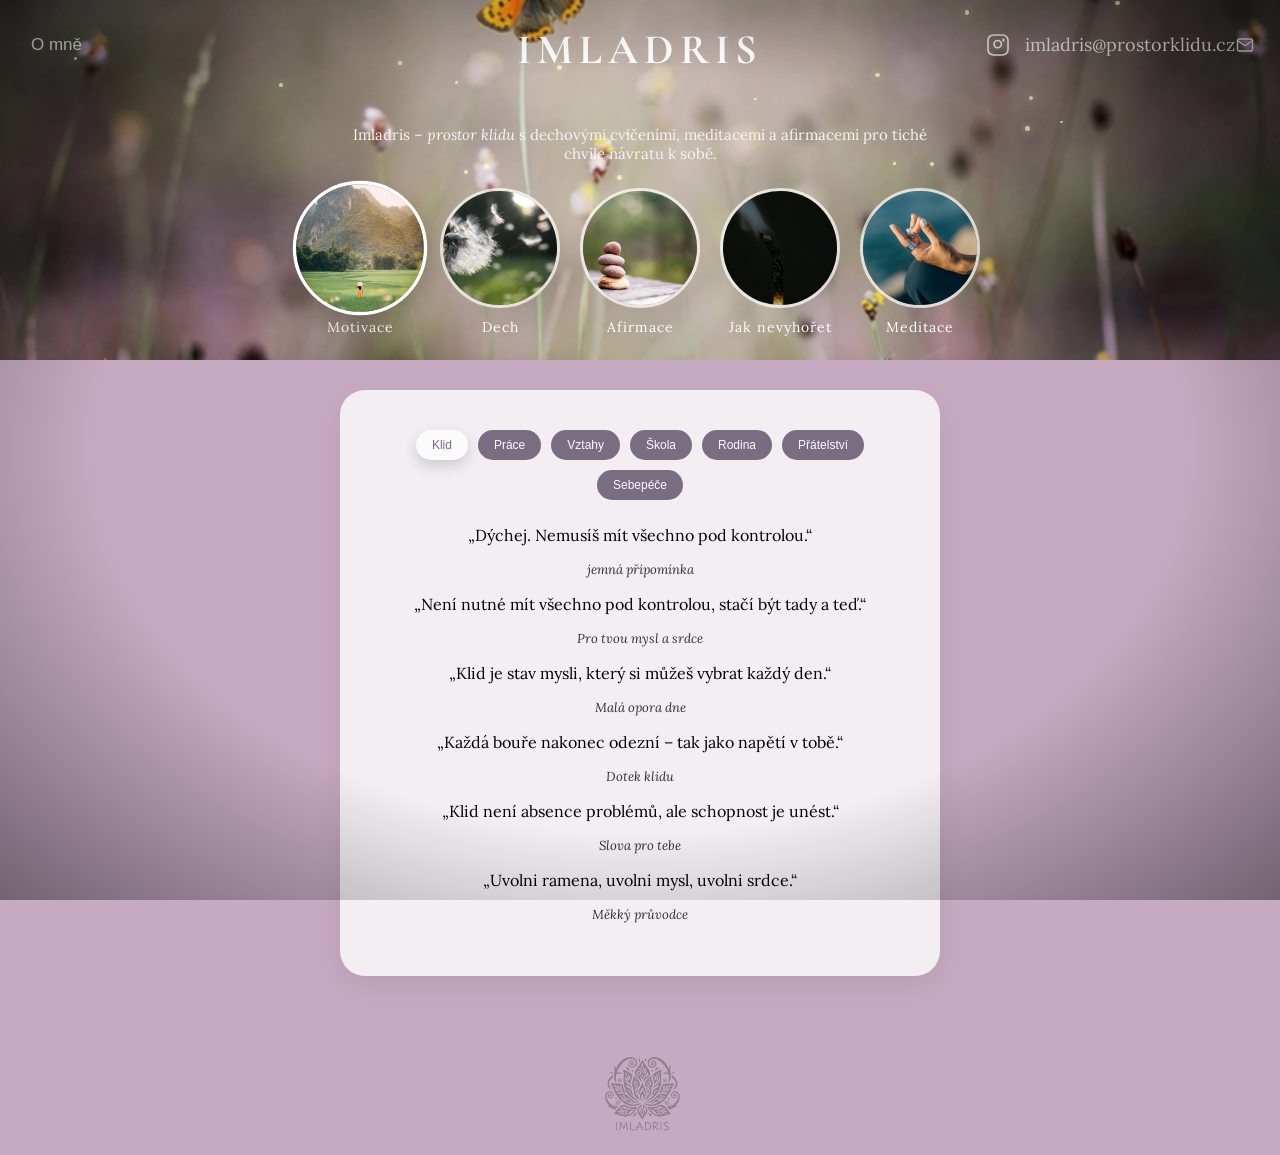
<file: index.html>
<!DOCTYPE html>
<html lang="cs">
<head>
  <meta charset="UTF-8">
  <title>Imladris</title>

  <!-- Font pro nadpisy -->
  <link href="https://fonts.googleapis.com/css2?family=Aboreto&display=swap" rel="stylesheet">

  <!-- Font pro běžný text -->
  <link href="https://fonts.googleapis.com/css2?family=Cormorant+Garamond:wght@400;500&display=swap" rel="stylesheet">

  <link rel="stylesheet" href="style.css">
</head>

<body>

<!-- ===== HORNÍ LIŠTA ===== -->
<div class="top-bar">
  <div class="top-left">
   <button class="top-link" onclick="openSection('about-me', this)">O mně</button>
  </div>

  <div class="top-right">
    <a href="https://www.instagram.com/imladris.prostor_klidu/"
       target="_blank"
       class="icon-link insta-icon"
       title="Instagram">

      <!-- Instagram SVG -->
      <svg viewBox="0 0 24 24" width="22" height="22"
           fill="currentColor" xmlns="http://www.w3.org/2000/svg">
        <path d="M7.75 2h8.5A5.75 5.75 0 0 1 22 7.75v8.5A5.75 5.75 0 0 1 16.25 22h-8.5A5.75 5.75 0 0 1 2 16.25v-8.5A5.75 5.75 0 0 1 7.75 2zm0 1.5A4.25 4.25 0 0 0 3.5 7.75v8.5A4.25 4.25 0 0 0 7.75 20.5h8.5a4.25 4.25 0 0 0 4.25-4.25v-8.5A4.25 4.25 0 0 0 16.25 3.5h-8.5zm8.38 2.43a.75.75 0 0 1 1.06 0l.88.88a.75.75 0 0 1 0 1.06l-.88.88a.75.75 0 0 1-1.06-1.06l.38-.38-.38-.38a.75.75 0 0 1 0-1.06zm-4.38 1.12a4.13 4.13 0 1 1 0 8.26 4.13 4.13 0 0 1 0-8.26zm0 1.5a2.62 2.62 0 1 0 0 5.24 2.62 2.62 0 0 0 0-5.24z"></path>
      </svg>
    </a>

   <a href="https://mail.google.com/mail/?view=cm&to=imladris@prostorklidu.cz"
   target="_blank"
   class="icon-link mail-icon"
   title="Napsat email">
<p>imladris@prostorklidu.cz</p>
  <!-- EMAIL SVG -->
  <svg viewBox="0 0 24 24" width="22" height="22"
       fill="none" stroke="currentColor" stroke-width="1.8"
       stroke-linecap="round" stroke-linejoin="round"
       xmlns="http://www.w3.org/2000/svg">
    <rect x="2" y="4" width="20" height="16" rx="2"></rect>
    <polyline points="2,6 12,13 22,6"></polyline>
  </svg>

</a>
  </div>
</div>


<section id="about-me" class="page-section">
  <div class="milk-card about-card">

    <!-- obrázek -->
    <img src="images/Omne.jpg" alt="O mně – Imladris" class="about-image">

    <!-- tlačítko -->
    <button class="story-btn" onclick="toggleStory()">
      Chcete znát celý příběh?
    </button>

    <!-- skrytý text -->
    <div id="full-story" class="story-content">

      <p>Ahoj,</p>

      <p>
        jsem máma čtyř dětí, což už samo o sobě naznačuje,
        že vnitřní klid opravdu potřebuji 😂
      </p>

      <p>
        Někde jsem četla, že je fajn vědět něco o „autorovi“.
        Ale já nejsem spisovatel 😂
      </p>

      <p><strong>Tak jak vlastně tenhle web vznikl?</strong></p>

      <p>
        Úplně náhodou. V IT se pohybuji už nějaký ten rok
        (pracuji jako helpdesk operátor) a jednoho dne přišel kamarád
        s nabídkou: „Kurz testera softwaru.“  
        A to bych nebyla já (ADHD), abych potom hned ne-chňapla 😂
      </p>

      <p>
        Jenže… co čert nechtěl, vůbec mě to neoslovilo.
        Několikrát jsem to chtěla vzdát, zažila jsem pár menších vyhoření,
        ale nakonec jsem se tím kurzem nějak prokousala a řekla si:
        <em>„Tak tohle už nikdy.“</em>
      </p>

      <p>
        No jo… ale „a teď se budeme opakovat“ – to bych nebyla já,
        abych zase nekoukala po další výzvě 😂
      </p>

      <p>
        Už od mala mě bavil design. Jenomže škola designu se jaksi nepovedla
        (když jsem šla studovat aranžérku, nikdo mi neřekl,
        že to znamená aranžování výloh 😆).
      </p>

      <p>
        A najednou to přišlo. Jako blesk z čistého nebe:<br>
        <strong>DESIGN WEBU!</strong>
      </p>

      <p>
        „Jo! To je ono. Přesně tohle chci dělat.“
      </p>

      <p>
        A tak přišel na svět tenhle web.  
        A proč právě <strong>Imladris</strong>?
      </p>

      <p>
        Imladris je elfské jméno pro Roklinku – místo bezpečí, klidu a moudrosti.
        Přesně takový prostor jsem chtěla vytvořit i tady.
      </p>

      <p>
        Tenhle web vznikl i proto, aby lidé věděli:
        <strong>„Nejste na to sami.“</strong>
      </p>

      <p class="story-note">
        Nejsem psycholog ani terapeut. Pokud je vám opravdu těžko,
        prosím, vyhledejte odbornou pomoc.
        Tenhle web berte jako podpůrné místo, ne jako náhradu péče.
      </p>

    </div>
  </div>
</section>



<!-- ===== HERO ===== -->
<header class="hero">
  <div class="fireflies"></div>
  <div class="hero-overlay">
    <h1>IMLADRIS</h1>
    <div class="title-line"></div>
    <p class="hero-subtitle">
  Imladris – <em>prostor klidu</em> s dechovými cvičeními, meditacemi a afirmacemi
  pro tiché chvíle návratu k sobě.
</p>


    <div class="image-menu">
      <div class="image-btn active" onclick="openSection('motivace', this)">
        <img src="images/motivace.jpg">
        <span>Motivace</span>
      </div>

      <div class="image-btn" onclick="openSection('dech', this)">
        <img src="images/dechove_cviceni.jpg">
        <span>Dech</span>
      </div>

      <div class="image-btn" onclick="openSection('afirmace', this)">
        <img src="images/peace.jpg">
        <span>Afirmace</span>
      </div>

      <div class="image-btn" onclick="openSection('nevyhoreni', this)">
        <img src="images/vyhoreni.jpg">
        <span>Jak nevyhořet</span>
      </div>

      <div class="image-btn" onclick="openSection('meditace', this)">
        <img src="images/meditace.jpg">
        <span>Meditace</span>
      </div>
    </div>
  </div>
</header>

<!-- ===== OBSAH ===== -->
<main class="content">

<!-- ========== MOTIVACE ========== -->
<section id="motivace" class="page-section active">
  <div class="milk-card">

    <!-- KATEGORIE -->
    <div class="motivation-menu">
      <button class="mot-btn active" onclick="openMotivation('klid', this)">Klid</button>
      <button class="mot-btn" onclick="openMotivation('prace', this)">Práce</button>
      <button class="mot-btn" onclick="openMotivation('vztahy', this)">Vztahy</button>
      <button class="mot-btn" onclick="openMotivation('skola', this)">Škola</button>
      <button class="mot-btn" onclick="openMotivation('rodina', this)">Rodina</button>
      <button class="mot-btn" onclick="openMotivation('pratelstvi', this)">Přátelství</button>
      <button class="mot-btn" onclick="openMotivation('sebepce', this)">Sebepéče</button>
    </div>

    <!-- ====== OBSAHY ====== -->

    <!-- KLID -->
    <div id="klid" class="mot-content active">
      <p class="quote">„Dýchej. Nemusíš mít všechno pod kontrolou.“</p>
      <p class="author">jemná připomínka</p>

      <p class="quote">„Není nutné mít všechno pod kontrolou, stačí být tady a teď.“</p>
      <p class="author">Pro tvou mysl a srdce</p>

      <p class="quote">„Klid je stav mysli, který si můžeš vybrat každý den.“</p>
      <p class="author">Malá opora dne</p>

      <p class="quote">„Každá bouře nakonec odezní – tak jako napětí v tobě.“</p>
      <p class="author">Dotek klidu</p>

      <p class="quote">„Klid není absence problémů, ale schopnost je unést.“</p>
      <p class="author">Slova pro tebe</p>

      <p class="quote">„Uvolni ramena, uvolni mysl, uvolni srdce.“</p>
      <p class="author">Měkký průvodce</p>
    </div>

    <!-- PRÁCE -->
    <div id="prace" class="mot-content">
      <p class="quote">„Dělej jednu věc v klidu. To stačí.“</p>
      <p class="author">pro pracovní den</p>

      <p class="quote">„Malé kroky každý den vedou k velkým výsledkům.“</p>
      <p class="author">Jemná připomínka</p>

      <p class="quote">„Soustřeď se na to, co můžeš ovlivnit, a zbytek nech být.“</p>
      <p class="author">Praktická rada</p>

      <p class="quote">„Kvalita je důležitější než kvantita.“</p>
      <p class="author">Malá opora dne</p>

      <p class="quote">„Práce, která dává smysl, se zvládá snáz.“</p>
      <p class="author">Dotek klidu</p>

      <p class="quote">„Chyby nejsou selhání, ale lekce.“</p>
      <p class="author">Užitečná moudrost</p>

      <p class="quote">„Produktivita začíná klidem a pořádkem v mysli.“</p>
      <p class="author">Slova pro tebe</p>

      <p class="quote">„Není ostuda požádat o pomoc. Ostuda je zůstávat v tichém vyčerpání.“</p>
      <p class="author">Měkký průvodce</p>

      <p class="quote">„Motivace je jako oheň – potřebuje pravidelnou péči.“</p>
      <p class="author">Inspirace dne</p>

      <p class="quote">„Každý úkol je příležitost se něco naučit.“</p>
      <p class="author">Malá připomínka</p>

      <p class="quote">„Práce je součást cesty, ne celý cíl.“</p>
      <p class="author">Jemná myšlenka</p>
    </div>

    <!-- VZTAHY -->
    <div id="vztahy" class="mot-content">
      <p class="quote">„Laskavost je forma síly.“</p>
      <p class="author">pro srdce</p>

      <p class="quote">„Vztahy nejsou o dokonalosti, ale o porozumění a trpělivosti.“</p>
      <p class="author">Jemná připomínka</p>

      <p class="quote">„Každý vztah je lekce, která nás učí o nás samotných.“</p>
      <p class="author">Moudrá rada</p>

      <p class="quote">„Komunikace je most, který spojuje srdce.“</p>
      <p class="author">Dotek klidu</p>

      <p class="quote">„Respekt a laskavost jsou pevnější než očekávání.“</p>
      <p class="author">Slova pro tebe</p>

      <p class="quote">„Vztahy prospívají tam, kde je více porozumění než kritiky.“</p>
      <p class="author">Malá opora</p>

      <p class="quote">„Lidé se mění a vztahy rostou, když jim dáme prostor.“</p>
      <p class="author">Jemná myšlenka</p>

      <p class="quote">„Sdílení radosti i smutku posiluje pouto.“</p>
      <p class="author">Užitečná moudrost</p>

      <p class="quote">„Vztahy jsou zrcadlem – ukazují, co v sobě potřebujeme pochopit.“</p>
      <p class="author">Inspirace dne</p>

      <p class="quote">„Naslouchat znamená milovat beze slov.“</p>
      <p class="author">Jemná připomínka</p>

      <p class="quote">„Každý vztah stojí na malých gestech, která se skládají v blízkost.“</p>
      <p class="author">Dotek klidu</p>
    </div>

    <!-- ŠKOLA -->
    <div id="skola" class="mot-content">
      <p class="quote">„Nejlepší způsob, jak předpovědět budoucnost, je ji vytvořit.“</p>
      <p class="author">Abraham Lincoln</p>

      <p class="quote">„Učení je dobrodružství, ne závod.“</p>
      <p class="author">Jemná připomínka</p>

      <p class="quote">„Každý den můžeš začít znovu – s čistou tabulí.“</p>
      <p class="author">Nový začátek</p>

      <p class="quote">„Chyby jsou známkou toho, že to zkoušíš.“</p>
      <p class="author">Poučení dne</p>

      <p class="quote">„Trpělivost je klíčem k pochopení.“</p>
      <p class="author">Malá opora</p>

      <p class="quote">„Učení je investice do sebe sama.“</p>
      <p class="author">Moudrá rada</p>

      <p class="quote">„Každá otázka tě posune dál.“</p>
      <p class="author">Dotek klidu</p>

      <p class="quote">„Paměť roste opakováním, porozumění přemýšlením.“</p>
      <p class="author">Slova pro tebe</p>

      <p class="quote">„Odměň se za snahu, ne jen za výsledek.“</p>
      <p class="author">Malá radost</p>

      <p class="quote">„Sdílení znalostí posiluje pochopení.“</p>
      <p class="author">Užitečná moudrost</p>

      <p class="quote">„Každý den se můžeš naučit něco, co ti změní pohled.“</p>
      <p class="author">Inspirace dne</p>
    </div>

    <!-- RODINA -->
    <div id="rodina" class="mot-content">
      <p class="quote">„Rodina je místo, kde začíná láska a nikdy nekončí.“</p>
      <p class="author">Jemná připomínka</p>

      <p class="quote">„Domov nejsou zdi, ale lidé, kteří tě přijímají.“</p>
      <p class="author">Malá opora</p>

      <p class="quote">„Rodina učí trpělivosti, odpuštění a bezpodmínečné lásce.“</p>
      <p class="author">Užitečná moudrost</p>

      <p class="quote">„Každý člen rodiny přináší do života jedinečné světlo.“</p>
      <p class="author">Dotek klidu</p>

      <p class="quote">„Společné chvíle jsou poklady, které čas nemůže vzít.“</p>
      <p class="author">Slova pro tebe</p>

      <p class="quote">„Rodina je zázemí, kam se srdce vrací, i když se svět mění.“</p>
      <p class="author">Jemná myšlenka</p>

      <p class="quote">„Láska v rodině se nepočítá, jen se cítí.“</p>
      <p class="author">Inspirace dne</p>

      <p class="quote">„Naslouchání v rodině je dar, který se vrací.“</p>
      <p class="author">Malá opora</p>

      <p class="quote">„Rodina drží, když se cítíš ztracená.“</p>
      <p class="author">Jemná připomínka</p>

      <p class="quote">„I malá laskavost v rodině má velkou hodnotu.“</p>
      <p class="author">Dotek klidu</p>
    </div>

    <!-- PŘÁTELSTVÍ -->
    <div id="pratelstvi" class="mot-content">
      <p class="quote">„Přátelé jsou rodina, kterou si vybíráme.“</p>
      <p class="author">Jemná připomínka</p>

      <p class="quote">„Pravé přátelství roste z důvěry a respektu.“</p>
      <p class="author">Malá opora</p>

      <p class="quote">„S přáteli je smích radostnější a starosti lehčí.“</p>
      <p class="author">Dotek klidu</p>

      <p class="quote">„Přátelství není o množství času, ale o jeho kvalitě.“</p>
      <p class="author">Slova pro tebe</p>

      <p class="quote">„Dobrý přítel rozumí i tvému tichu.“</p>
      <p class="author">Jemná myšlenka</p>

      <p class="quote">„Přátelé ti pomáhají najít cestu, když ji sama nevidíš.“</p>
      <p class="author">Inspirace dne</p>

      <p class="quote">„Sdílení radosti nás učí vděčnosti.“</p>
      <p class="author">Malá opora</p>

      <p class="quote">„Přátelství je vzácné – pečuj o něj.“</p>
      <p class="author">Jemná připomínka</p>

      <p class="quote">„Skutečný přítel ti dovolí být sama sebou.“</p>
      <p class="author">Dotek klidu</p>

      <p class="quote">„Přátelství se pozná podle laskavosti, ne podle slov.“</p>
      <p class="author">Slova pro tebe</p>
    </div>

    <!-- SEBEPÉČE -->
    <div id="sebepce" class="mot-content">
      <p class="quote">„Péče o sebe není sobeckost, je to nutnost.“</p>
      <p class="author">Jemná připomínka</p>

      <p class="quote">„Odpočinek je součástí rovnováhy.“</p>
      <p class="author">Malá opora</p>

      <p class="quote">„Dovol si být tady a teď.“</p>
      <p class="author">Dotek klidu</p>

      <p class="quote">„Každý den si dopřej malou chvíli pro sebe.“</p>
      <p class="author">Slova pro tebe</p>

      <p class="quote">„Sebepéče začíná uznáním vlastních potřeb.“</p>
      <p class="author">Jemná myšlenka</p>

      <p class="quote">„Mé tělo i mysl si zaslouží laskavost.“</p>
      <p class="author">Inspirace dne</p>

      <p class="quote">„Když se starám o sebe, mohu lépe pečovat o ostatní.“</p>
      <p class="author">Malá opora</p>

      <p class="quote">„Malé radosti vedou k vnitřní rovnováze.“</p>
      <p class="author">Jemná připomínka</p>

      <p class="quote">„Říkat „ne“ je součást respektu k sobě.“</p>
      <p class="author">Dotek klidu</p>

      <p class="quote">„Sebepéče je investice do energie a klidu.“</p>
      <p class="author">Slova pro tebe</p>
    </div>

  </div>
</section>


    <!-- SEBEPÉČE -->
    <div id="sebepce" class="mot-content">
      <p class="quote">„Péče o sebe není sobeckost, je to nutnost.“</p>
      <p class="author">Jemná připomínka</p>

      <p class="quote">„Odpočinek je součástí rovnováhy.“</p>
      <p class="author">Malá opora</p>

      <p class="quote">„Dovol si být tady a teď.“</p>
      <p class="author">Dotek klidu</p>

      <p class="quote">„Každý den si dopřej malou chvíli pro sebe.“</p>
      <p class="author">Slova pro tebe</p>

      <p class="quote">„Sebepéče začíná uznáním vlastních potřeb.“</p>
      <p class="author">Jemná myšlenka</p>

      <p class="quote">„Mé tělo i mysl si zaslouží laskavost.“</p>
      <p class="author">Inspirace dne</p>

      <p class="quote">„Když se starám o sebe, mohu lépe pečovat o ostatní.“</p>
      <p class="author">Malá opora</p>

      <p class="quote">„Malé radosti vedou k vnitřní rovnováze.“</p>
      <p class="author">Jemná připomínka</p>

      <p class="quote">„Říkat „ne“ je součást respektu k sobě.“</p>
      <p class="author">Dotek klidu</p>

      <p class="quote">„Sebepéče je investice do energie a klidu.“</p>
      <p class="author">Slova pro tebe</p>

  </div>
</section>

  </div>
</section>

<!-- ========== DECHOVÉ CVIČENÍ ========== -->
<section id="dech" class="page-section">
  <div class="milk-card breath-section">

    <!-- KVĚT -->
    <div class="flower-wrap">
      <div class="flower">
        <span></span><span></span><span></span><span></span>
        <span></span><span></span><span></span><span></span>
      </div>
    </div>
<p class="quote">
  Sleduj pohyb květu jen jako jemnou připomínku zpomalit.<br>
  Nemusíš dýchat přesně podle něj – dýchej tak, jak je ti příjemné.
</p>

<p class="quote">„Dech je most mezi tělem a myslí.“</p>

<div class="breath-text">
  <p><strong>Nádech:</strong> klidně a přirozeně</p>
  <p><strong>Výdech:</strong> o něco delší než nádech</p>
  <p><strong>Pauza:</strong> jen když se sama objeví</p>
</div>

<p class="author">
  Pokud se kdykoli cítíš nepříjemně,<br>
  klidně se vrať ke svému přirozenému dechu.
</p>


</div>
</section>

<!-- ========== AFIRMACE ========== -->
<section id="afirmace" class="page-section">
  <div class="milk-card">

    <h2 class="section-title">Vyber si afirmace podle toho, co dnes potřebuješ</h2>

    <p class="intro-text">
      Afirmace jsou pozitivní věty, které mění vnitřní dialog, podporují klid,
      sebevědomí a motivaci. Pomáhají přijímat sebe i život s větší laskavostí.
    </p>

    <p class="intro-text"><em>Naslouchej sobě a klikni:</em></p>

    <!-- TLAČÍTKA -->
    <div class="affirmation-menu">
      <button class="aff-btn active" onclick="openAffirmation('af-klid', this)">Klid</button>
      <button class="aff-btn" onclick="openAffirmation('af-sebeduvera', this)">Sebedůvěra</button>
      <button class="aff-btn" onclick="openAffirmation('af-tezkedny', this)">Těžké dny</button>
      <button class="aff-btn" onclick="openAffirmation('af-rano', this)">Ráno</button>
      <button class="aff-btn" onclick="openAffirmation('af-vecer', this)">Večer</button>
    </div>

    <!-- ===== OBSAHY ===== -->

    <!-- KLID -->
    <div id="af-klid" class="aff-content active">
      <p class="aff">✧ Dýchám pomalu a moje tělo se uvolňuje.</p>
      <p class="aff">✧ Nemusím mít všechno pod kontrolou.</p>
      <p class="aff">✧ V tomto okamžiku jsem v bezpečí.</p>
      <p class="aff">✧ Dovoluji si zpomalit.</p>
      <p class="aff">✧ Klid začíná jedním vědomým nádechem.</p>
      <p class="aff">✧ Teď nemusím nic řešit.</p>
      <p class="aff">✧ Je v pořádku být unavená.</p>
    </div>

    <!-- SEBEDŮVĚRA -->
    <div id="af-sebeduvera" class="aff-content">
      <p class="aff">✧ Jsem dost dobrá taková, jaká jsem dnes.</p>
      <p class="aff">✧ Nemusím být dokonalá, abych měla hodnotu.</p>
      <p class="aff">✧ Věřím si, i když si nejsem jistá.</p>
      <p class="aff">✧ Moje cesta je jedinečná.</p>
      <p class="aff">✧ Dovoluji si růst vlastním tempem.</p>
      <p class="aff">✧ Moje rozhodnutí mají váhu.</p>
    </div>

    <!-- TĚŽKÉ DNY -->
    <div id="af-tezkedny" class="aff-content">
      <p class="aff">✧ Dnes stačí málo.</p>
      <p class="aff">✧ I to, že jsem vstala, se počítá.</p>
      <p class="aff">✧ Nemusím být silná pořád.</p>
      <p class="aff">✧ Tento den mě nedefinuje.</p>
      <p class="aff">✧ Je v pořádku cítit se tak, jak se cítím.</p>
      <p class="aff">✧ Dělám, co můžu – a to stačí.</p>
      <p class="aff">✧ I tohle přejde.</p>
    </div>

    <!-- RÁNO -->
    <div id="af-rano" class="aff-content">
      <p class="aff">✧ Dnes půjdu krok za krokem.</p>
      <p class="aff">✧ Dovoluji si začít pomalu.</p>
      <p class="aff">✧ Dnes budu k sobě laskavá.</p>
      <p class="aff">✧ Můj den nemusí být dokonalý, aby byl dobrý.</p>
      <p class="aff">✧ Otevřu se tomu, co den přinese.</p>
    </div>

    <!-- VEČER -->
    <div id="af-vecer" class="aff-content">
      <p class="aff">✧ Dělala jsem dnes, co bylo v mých silách.</p>
      <p class="aff">✧ Dovoluji si odložit dnešní starosti.</p>
      <p class="aff">✧ Teď je čas odpočinku.</p>
      <p class="aff">✧ Můj den může skončit klidem.</p>
      <p class="aff">✧ Teď je čas odpočinku.</p>
    </div>

  </div>
</section>

<!-- ========== NEVYHOŘET ========== -->
<section id="nevyhoreni" class="page-section">
  <div class="milk-card">

    <h2 class="section-title">Jak nevyhořet</h2>
    <p class="intro-text">
      Prostor pro zpomalení, návrat k sobě a ochranu vlastní energie.
    </p>

    <!-- TLAČÍTKA -->
    <div class="burnout-menu">
      <button class="burn-btn active" onclick="openBurnout('burn-plan', this)">
        Jemný plán proti vyhoření
      </button>
      <button class="burn-btn" onclick="openBurnout('burn-feel', this)">
        Když cítíš vyhoření
      </button>
      <button class="burn-btn" onclick="openBurnout('burn-words', this)">
        Slova proti vyhoření
      </button>
      <button class="burn-btn" onclick="openBurnout('burn-after', this)">
        Když už jsi vyhořela
      </button>
    </div>

    <!-- ===== OBSAHY ===== -->

    <!-- JEMNÝ PLÁN -->
    <div id="burn-plan" class="burn-content active">

      <p><strong>Uznání vlastní lidskosti</strong><br>
      Není ostuda být unavená. Život je náročný a každý z nás má své limity.
      Přijmi, že nejsi superhrdinka, i když často musíš nést hodně.</p>

      <p><strong>Denní kotvy klidu</strong><br>
      Najdi si každý den alespoň jednu chvíli, kdy se zastavíš, zhluboka dýcháš
      a dovolíš si být jen tady. I pět minut je cenné.</p>

      <p><strong>Malé kroky místo obrovských očekávání</strong><br>
      Nepokoušej se zvládnout všechno najednou. I malý úspěch je výhra.</p>

      <p><strong>Vnitřní dialog s laskavostí</strong><br>
      Sleduj, jak se ke svému vnitřnímu já chováš. Nahraď kritiku soucitem,
      mluv k sobě jako k nejlepšímu příteli.</p>

      <p><strong>Pravidelné doplňování energie</strong><br>
      Není to jen odpočinek – je to vyživování těla, mysli i duše:
      krátká procházka, teplý čaj, meditace, hudba, kniha.</p>

      <p><strong>Říkat „ne“ bez výčitek</strong><br>
      Každé „ano“ něčemu vyčerpávajícímu je ztráta energie.
      Uč se chránit své hranice.</p>

      <p><strong>Soustředění na to, co můžeš ovlivnit</strong><br>
      Klid i síla rostou tam, kde se zaměřuješ na svůj malý,
      ale skutečný vliv.</p>

      <p><strong>Podpora a sdílení</strong><br>
      Není slabost požádat o pomoc. Sdílení tíhy uleví.</p>

      <p><strong>Rituály a symboly</strong><br>
      Malé rituály přinášejí bezpečí a stabilitu:
      ranní dech, svíčka, deník, krátká meditace.</p>

      <p><strong>Oslava malých vítězství</strong><br>
      I přežití náročného dne je úspěch.</p>
    </div>

    <!-- KDYŽ CÍTÍŠ -->
    <div id="burn-feel" class="burn-content">
      <ul class="soft-list">
        <li>Zastav se. Nemusíš hned znovu „fungovat“.</li>
        <li>Dýchej a dovol si emoce.</li>
        <li>Udělej jednu malou věc jen pro sebe.</li>
        <li>Vyhoření není selhání, ale signál.</li>
        <li>Malé kroky se počítají.</li>
      </ul>
    </div>

    <!-- SLOVA -->
    <div id="burn-words" class="burn-content">
      <ul class="soft-list">
        <li>Uznání vlastní lidskosti</li>
        <li>Denní kotvy klidu</li>
        <li>Malé kroky místo obrovských očekávání</li>
        <li>Vnitřní dialog s laskavostí</li>
        <li>Pravidelné doplňování energie</li>
        <li>Říkat „ne“ bez výčitek</li>
        <li>Podpora a sdílení</li>
        <li>Oslava malých vítězství</li>
      </ul>
    </div>

    <!-- KDYŽ UŽ -->
    <div id="burn-after" class="burn-content">
      <ul class="soft-list">
        <li>Přijetí stavu</li>
        <li>Zpomalení bez viny</li>
        <li>Dech jako kotva</li>
        <li>Ochrana hranic</li>
        <li>Podpora od druhých</li>
        <li>Jemné návraty k sobě</li>
        <li>Sebelaskavost</li>
        <li>Důvěra v návrat energie</li>
      </ul>
    </div>

  </div>
</section>


<!-- ================== -->
<!--   SEKCE MEDITACE   -->
<!-- ================== -->
<section id="meditace" class="page-section">

  <div class="milk-card meditation-wrap">

    <h2 class="section-title">Meditace</h2>
    <p class="meditation-intro">
      Tady najdeš jemné vedené meditace pro chvíle, kdy potřebuješ zpomalit,
      nadechnout se a vrátit se k sobě.<br>
      Nejde o výkon. Nejde o dokonalost. Jen o klidný okamžik.
    </p>

    <!-- BUTTONY MEDITACÍ -->
    <div class="meditation-menu">
      <button class="med-btn active" onclick="openMeditation('med-safe', this)">Bezpečné místo</button>
      <button class="med-btn" onclick="openMeditation('med-breath', this)">Návrat k dechu</button>
      <button class="med-btn" onclick="openMeditation('med-body', this)">Uvolnění těla</button>
      <button class="med-btn" onclick="openMeditation('med-kind', this)">Laskavost k sobě</button>
      <button class="med-btn" onclick="openMeditation('med-evening', this)">Večerní zklidnění</button>
      <button class="med-btn" onclick="openMeditation('med-heavy', this)">Když je mi těžko</button>
    </div>

    <!-- ===== OBSAHY MEDITACÍ ===== -->

    <!-- Bezpečné místo -->
    <div id="med-safe" class="med-content active">
      <h3>Bezpečné místo</h3>
      <p>
        Pohodlně se posaď nebo si lehni. Zavři oči, pokud je to příjemné.<br><br>
        Představ si místo, kde je ti dobře. Možná je to louka, les, pokoj nebo jen ticho.
        Vnímej barvy, světlo, teplotu vzduchu.<br><br>
        Tady nemusíš nic řešit. Tady jsi v bezpečí.
        Zůstaň tu několik dechů a dovol si spočinout.
      </p>
    
      <p class="med-end">Vrať se kdykoliv, kdy budeš potřebovat klid.</p>
    </div>

    <!-- Návrat k dechu -->
    <div id="med-breath" class="med-content">
      <h3>Návrat k dechu</h3>
      <p>
        Polož si jednu ruku na břicho a druhou na hruď.<br><br>
        Nadechuj se nosem na <strong>4 doby</strong>…  
        na chvíli dech zadrž…  
        a pomalu vydechuj ústy opět na <strong>4 doby</strong>.<br><br>
        Opakuj v klidném rytmu.  
        Sleduj, jak se břicho při nádechu zvedá a při výdechu klesá.
      </p>
      <p class="med-end">Dech je vždycky s tebou. Stačí se k němu vrátit.</p>
    </div>

    <!-- Uvolnění těla -->
    <div id="med-body" class="med-content">
      <h3>Uvolnění těla</h3>
      <p>
        Zavři oči a postupně projdi pozorností celé tělo.<br><br>
        Čelo… ramena… ruce… břicho… nohy…<br>
        Každému místu dovol, aby povolilo.<br><br>
        Nemusíš nic měnit. Jen si všimni a dovol uvolnění přijít.
      </p>
      <p class="med-end">Tělo ví, jak se uvolnit. Stačí mu dát prostor.</p>
    </div>

    <!-- Laskavost k sobě -->
    <div id="med-kind" class="med-content">
      <h3>Laskavost k sobě</h3>
      <p>
        Polož si ruku na srdce a tiše si řekni:<br><br>
        „Jsem v pořádku taková, jaká jsem.“<br>
        „Dělám, co je v mých silách.“<br><br>
        Dovol si cítit jemnost těchto slov.
      </p>
      <p class="med-end">Laskavost začíná u tebe.</p>
    </div>

    <!-- Večerní zklidnění -->
    <div id="med-evening" class="med-content">
      <h3>Večerní zklidnění</h3>
      <p>
        Den se chýlí ke konci.  
        Představ si, že s každým výdechem odkládáš starosti dne.<br><br>
        Dnes už nemusíš nic řešit.  
        Teď je čas odpočinku.
      </p>
      <p class="med-end">Dovoluji si klid.</p>
    </div>

    <!-- Když je mi těžko -->
    <div id="med-heavy" class="med-content">
      <h3>Když je mi těžko</h3>
      <p>
        Pokud je ti dnes těžko, je to v pořádku.<br><br>
        Nemusíš být silná.  
        Stačí být tady a dýchat.<br><br>
        I tenhle stav jednou přejde.
      </p>
      <p class="med-end">Nejsi na to sama.</p>
    </div>

    <!-- AUDIO MEDITACE BUTTON -->
<div class="audio-area">
  <button class="audio-btn" onclick="toggleMeditation()">🎧 Audio meditace</button>

  <div id="audio-info" class="audio-info hidden">
  <iframe 
    src="https://audio.com/embed/audio/1854230201228829?theme=image"
    style="width:100%; max-width:420px; height:210px; border:none; border-radius:8px;"
    allow="autoplay"
  ></iframe>
</div>




  </div>
</section>


</main>

<div class="logo-stamp">
  <img src="images/logo_Imladris.png" alt="Imladris logo">
</div>

<!-- ===== SCRIPTY ===== -->
<script>
function openSection(id, el) {
  document.querySelectorAll('.page-section')
    .forEach(s => s.classList.remove('active'));

  document.querySelectorAll('.image-btn')
    .forEach(b => b.classList.remove('active'));

  document.getElementById(id).classList.add('active');
  el.classList.add('active');
}


</script>

<script>
// univerzální funkce pro všechna tlačítka
function setActive(buttonsSelector, contentsSelector, id, el) {

  // zruš aktivní tlačítka
  document.querySelectorAll(buttonsSelector)
    .forEach(b => b.classList.remove('active'));

  // zruš aktivní obsahy
  document.querySelectorAll(contentsSelector)
    .forEach(c => c.classList.remove('active'));

  // nastav nové
  el.classList.add('active');
  document.getElementById(id).classList.add('active');
}

/* MOTIVACE */
function openMotivation(id, el) {
  setActive('.mot-btn', '.mot-content', id, el);
}

/* AFIRMACE */
function openAffirmation(id, el) {
  setActive('.aff-btn', '.aff-content', id, el);
}

/* VYHOŘENÍ */
function openBurnout(id, el) {
  setActive('.burn-btn', '.burn-content', id, el);
}

/* MEDITACE */
function openMeditation(id, el) {
  setActive('.med-btn', '.med-content', id, el);
}
</script>

<script>
  /* omne */
function toggleStory() {
  const story = document.getElementById("full-story");
  story.classList.toggle("active");
}
</script>
<script>
  function toggleMeditation() {
  const box = document.getElementById("audio-info");
  const btn = document.querySelector(".audio-btn");

  box.classList.toggle("hidden");

  if (!box.classList.contains("hidden")) {
    btn.textContent = "⏸️ Skrýt přehrávač";
  } else {
    btn.textContent = "🎧 Audio meditace";
  }
}


</script>
<script>
document.addEventListener("DOMContentLoaded", () => {
  const container = document.querySelector(".fireflies");
  const count = 18; // kolik světlušek chceš

  for (let i = 0; i < count; i++) {
    const f = document.createElement("span");
    f.classList.add("firefly");

    // náhodná pozice
    f.style.left = Math.random() * 100 + "%";
    f.style.top = Math.random() * 100 + "%";

    // náhodná velikost
    const size = Math.random() * 3 + 2;
    f.style.width = size + "px";
    f.style.height = size + "px";

    // náhodné zpoždění animace
    f.style.animationDelay = Math.random() * 10 + "s";

    container.appendChild(f);
  }
});
</script>

</body>
</html>
</file>
<file: style.css>
@import url('https://fonts.googleapis.com/css2?family=Lora&family=Cormorant+Garamond:wght@400;700&display=swap');

* {
  box-sizing: border-box;
}

body {
  margin: 0;
  font-family: 'Lora', serif;
  background-color: #b28cabbb;
}

/* ===== HERO ===== */
.hero {
  background-image: url("images/louka.jpg");
  background-size: cover;
  background-position: center;
  position: relative;
}

.hero-overlay {
  height: 100%;
  background: rgba(91, 77, 103, 0.03);
  backdrop-filter: blur(1px);
  display: flex;
  flex-direction: column;
  align-items: center;
  justify-content: center;
  text-align: center;
  padding: 30px;
}

.hero h1 {
  font-family: 'Cormorant Garamond', serif;
  letter-spacing: 6px;
  margin: 0;
  font-size: 42px;
  color: #fff;
}

.hero-subtitle {
  max-width: 600px;
  color: #f5f5f5;
  margin: 15px 0 25px;
  font-size: 15px;
}

/* ===== MENU ===== */
.main-menu {
  display: flex;
  gap: 12px;
  flex-wrap: wrap;
  justify-content: center;
}

.menu-btn {
  background: rgba(255,255,255,0.7);
  border: none;
  padding: 10px 18px;
  border-radius: 25px;
  cursor: pointer;
  font-size: 13px;
  transition: 0.3s;
}

.menu-btn:hover {
  background: rgba(255,255,255,0.9);
}

.menu-btn.active {
  background: #5b4d67;
  color: white;
}

/* ===== OBSAH ===== */
.content {
  padding: 30px 20px;
}

/* SEKCE */
.page-section {
  display: none;
}

.page-section.active {
  display: block;
}

/* MLÉČNÁ KARTA */
.milk-card {
  max-width: 600px;
  margin: 0 auto;
  background: rgba(255,255,255,0.8);
  padding: 40px;
  border-radius: 25px;
  text-align: center;
  box-shadow: 0 10px 30px rgba(0,0,0,0.08);
}
/* ===== OBRÁZKOVÉ MENU ===== */
.image-menu {
  display: flex;
  justify-content: center;
  gap: 20px;
  flex-wrap: wrap;
}

.image-btn {
  width: 120px;
  text-align: center;
  cursor: pointer;
  transition: 0.3s;
}

.image-btn img {
  width: 120px;
  height: 120px;
  object-fit: cover;
  border-radius: 50%;
  border: 3px solid rgba(255,255,255,0.7);
  transition: 0.3s;
}

.image-btn span {
  display: block;
  margin-top: 6px;
  font-size: 14px;
  color: #fff;
  letter-spacing: 1px;
}

.image-btn:hover img {
  transform: scale(1.05);
}

.image-btn.active img {
  border-color: #5b4d67;
}
.title-line {
  width: 160px;
  height: 1px;
  background: rgba(255, 255, 255, 0.7);
  margin: 10px auto 25px;
  box-shadow: 0 0 4px rgba(0,0,0,0.4);
}

/* ===== HORNÍ LIŠTA ===== */
.top-bar {
  position: absolute;
  top: 0;
  left: 0;
  width: 100%;

  display: flex;
  justify-content: space-between;
  align-items: center;

  padding: 15px 25px;
  z-index: 10;
}

/* LEVÁ ČÁST */
.top-left {
  display: flex;
  gap: 15px;
}

/* PRAVÁ ČÁST */
.top-right {
  display: flex;
  gap: 12px;
  align-items: center;
}

/* ODKAZY */
.top-link {
  background: none;
  border: none;
  color: rgba(255, 255, 255, 0.9);
  font-size: 17px;
  cursor: pointer;
 transition: 0.3s;
}

.top-link:hover {
text-decoration: underline;
}

/* IKONY */
.icon-link {
  color: white;
  font-size: 18px;
  text-decoration: none;
  transition: 0.2s;
}

.icon-link:hover {
  opacity: 0.7;
  transform: scale(1.1);
}


/* ===== ANIMACE AKTIVNÍHO KOLEČKA ===== */

/* základ – ať se vše hýbe plynule */
.image-btn img {
  transition: transform 0.25s ease, box-shadow 0.25s ease, border-color 0.25s ease;
}

/* aktivní stav */
.image-btn.active img {
  transform: scale(1.12);
  box-shadow: 0 10px 25px rgba(0,0,0,0.25);
  border-color: #ffffff;
}

/* jemné „nadechnutí“ při kliknutí */
.image-btn.active {
  animation: softPulse 0.35s ease-out;
}

@keyframes softPulse {
  0%   { transform: scale(1); }
  60%  { transform: scale(1.05); }
  100% { transform: scale(1); }
}
/* ===== MOTIVACE – MALÁ KOLEČKA ===== */
.motivation-menu {
  display: flex;
  flex-wrap: wrap;
  justify-content: center;
  gap: 10px;
  margin-bottom: 25px;
}

.mot-btn {
  background: #5b4d67;
  color: white;
  border: none;
  padding: 8px 16px;
  border-radius: 50px;
  font-size: 12px;
  cursor: pointer;
  opacity: 0.8;
  transition: 0.3s;
}

.mot-btn:hover {
  opacity: 1;
}

.mot-btn.active {
  background: #ffffff;
  color: #5b4d67;
  box-shadow: 0 6px 15px rgba(0,0,0,0.2);
}

/* ===== OBSAHY ===== */
.mot-content {
  display: none;
}

.mot-content.active {
  display: block;
}
/* ================== DECH ================== */

.breath-section {
  text-align: center;
}

/* ===== KVĚT – DECHOVÁ ANIMACE ===== */

.flower-wrap {
  display: flex;
  justify-content: center;
  margin: 30px 0;
}

.flower {
  position: relative;
  width: 160px;
  height: 160px;
  animation: breathing 10s ease-in-out infinite;
}

/* lístky */
.flower span {
  position: absolute;
  width: 70px;
  height: 100px;
  background: linear-gradient(to top, #c9b6d6, #f2eaf7);
  border-radius: 50% 50% 0 0;
  transform-origin: bottom center;
  opacity: 0.9;
}

/* rozmístění lístků – TOTO JE DŮLEŽITÉ */
.flower span:nth-child(1){transform: rotate(0deg)   translateY(-22px);}
.flower span:nth-child(2){transform: rotate(45deg)  translateY(-22px);}
.flower span:nth-child(3){transform: rotate(90deg)  translateY(-22px);}
.flower span:nth-child(4){transform: rotate(135deg) translateY(-22px);}
.flower span:nth-child(5){transform: rotate(180deg) translateY(-22px);}
.flower span:nth-child(6){transform: rotate(225deg) translateY(-22px);}
.flower span:nth-child(7){transform: rotate(270deg) translateY(-22px);}
.flower span:nth-child(8){transform: rotate(315deg) translateY(-22px);}

/* ===== DECH KVĚTU (celý tvar) ===== */
@keyframes breathing {
  0%   { transform: scale(0.95); }
  25%  { transform: scale(1.08); }
  45%  { transform: scale(1.08); }
  70%  { transform: scale(0.92); }
  100% { transform: scale(0.95); }
}


/* texty */
.breath-text {
  margin: 20px 0;
  font-size: 15px;
}

.author {
  font-style: italic;
  font-size: 13px;
  opacity: 0.8;
}
/* ===== AFIRMACE ===== */

.section-title {
  text-align: center;
  margin-bottom: 15px;
}

.intro-text {
  text-align: center;
  font-size: 16px;
  margin-bottom: 10px;
}

/* tlačítka */
.affirmation-menu {
  display: flex;
  flex-wrap: wrap;
  justify-content: center;
  gap: 10px;
  margin: 20px 0;
}

.aff-btn {
  background: #c7b6d8;
  border: none;
  padding: 8px 16px;
  border-radius: 20px;
  cursor: pointer;
  font-family: 'Cormorant Garamond', serif;
  transition: 0.3s;
}

.aff-btn {
  background: #d8d1df;
}

.aff-btn.active {
  background: #5b4d67;   /* stejná jako motivace */
  color: white;
}


/* obsah */
.aff-content {
  display: none;
  margin-top: 20px;
}

.aff-content.active {
  display: block;
  animation: fadeAff 0.6s ease;
}

@keyframes fadeAff {
  from { opacity: 0; transform: translateY(6px); }
  to   { opacity: 1; transform: translateY(0); }
}

/* jednotlivé afirmace */
.aff {
  font-size: 18px;
  margin: 8px 0;
}
/* ===== JAK NEVYHOŘET ===== */

.burnout-menu {
  display: flex;
  flex-wrap: wrap;
  justify-content: center;
  gap: 10px;
  margin: 20px 0;
}

.burn-btn {
  background: #d8c7d9;
  border: none;
  padding: 8px 14px;
  border-radius: 20px;
  cursor: pointer;
  font-family: 'Cormorant Garamond', serif;
  transition: 0.3s;
}

.burn-btn {
  background: #d8d1df;
}

.burn-btn.active {
  background: #5b4d67;   /* stejná jako motivace */
  color: white;
}


.burn-content {
  display: none;
  margin-top: 20px;
  font-size: 17px;
  line-height: 1.6;
}

.burn-content.active {
  display: block;
  animation: fadeBurn 0.6s ease;
}

@keyframes fadeBurn {
  from { opacity: 0; transform: translateY(6px); }
  to   { opacity: 1; transform: translateY(0); }
}

.soft-list {
  padding-left: 20px;
}

.soft-list li {
  margin: 8px 0;
}
/* ===================== */
/*     MEDITACE         */
/* ===================== */

.meditation-wrap {
  max-width: 700px;
  margin: 0 auto;
  text-align: center;
}

.meditation-intro {
  margin-bottom: 25px;
  font-size: 16px;
  line-height: 1.6;
}

.meditation-menu {
  display: flex;
  flex-wrap: wrap;
  justify-content: center;
  gap: 10px;
  margin-bottom: 25px;
}

.med-btn {
  background: rgba(140, 120, 160, 0.15);
  border: 1px solid rgba(140, 120, 160, 0.3);
  padding: 8px 16px;
  border-radius: 20px;
  cursor: pointer;
  font-size: 13px;
  transition: 0.3s;
}

.med-btn {
  background: rgba(91, 77, 103, 0.15);   /* z barvy motivace */
  border: 1px solid rgba(91, 77, 103, 0.3);
}

.med-btn.active {
  background: #5b4d67;   /* stejná jako motivace */
  color: white;
}


.med-content {
  display: none;
  opacity: 0;
  transition: opacity 0.4s ease;
  margin-top: 20px;
}

.med-content.active {
  display: block;
  opacity: 1;
}

.med-content h3 {
  margin-bottom: 10px;
}

.med-content p {
  line-height: 1.7;
}

.med-end {
  margin-top: 15px;
  font-style: italic;
  opacity: 0.85;
}

/* AUDIO */
.audio-area {
  margin-top: 35px;
}

.audio-btn {
  border-radius: 50%;
  padding: 14px 20px;
  border: none;
  background: #5b4d67;
  color: white;
  cursor: pointer;
  transition: 0.3s;
}

.audio-btn:hover {
  transform: scale(1.05);
}

.audio-info {
  margin-top: 10px;
  font-size: 14px;
  opacity: 1;

  max-height: 300px;
  transition: all 0.3s ease;
}

.hidden {
  opacity: 0;
  max-height: 0;
  overflow: hidden;
  pointer-events: none;
}

/* ===== LOGO POD RÁMEM ===== */
.logo-stamp {
  margin-top: 25px;
  text-align: center;
}

.logo-stamp img {
  width: 120px;          /* klidně pak změníš */
  opacity: 0.35;        /* jemné razítko */
  filter: grayscale(100%);
  transition: 0.3s ease;
}

.logo-stamp img:hover {
  opacity: 0.6;         /* lehce se zvýrazní při najetí s*/
}
body::before {
  content: "";
  position: fixed;
  inset: 0;
  pointer-events: none;
  background: radial-gradient(
    ellipse at center,
    rgba(255, 255, 255, 0) 60%,
    rgba(0, 0, 0, 0.418) 100%
  );
  z-index: 9999;
}
/* ================= SJEDNOCENÍ VZHLEDU TLAČÍTEK ================= */
/* Motivace, Afirmace, Meditace, Vyhoření – stejné chování */

/* ZÁKLAD */
.mot-btn,
.aff-btn,
.med-btn,
.burn-btn {
  background: #5b4d67;
  color: white;
  border: none;
  padding: 8px 16px;
  border-radius: 50px;
  font-size: 12px;
  cursor: pointer;
  opacity: 0.8;
  transition: 0.3s;
}

/* HOVER */
.mot-btn:hover,
.aff-btn:hover,
.med-btn:hover,
.burn-btn:hover {
  opacity: 1;
}

/* JEDINÝ SKUTEČNÝ AKTIVNÍ STAV */
.mot-btn.active,
.aff-btn.active,
.med-btn.active,
.burn-btn.active {
  background: #ffffff;
  color: #5b4d67;
  box-shadow: 0 6px 15px rgba(0,0,0,0.2);
}

/* VYPNUTÍ NATIVNÍCH EFEKTŮ PRO MOBILY */
.mot-btn:focus,
.mot-btn:active,
.aff-btn:focus,
.aff-btn:active,
.med-btn:focus,
.med-btn:active,
.burn-btn:focus,
.burn-btn:active {
  outline: none;
  box-shadow: none;
}
@media (max-width: 768px) {
  .content {
    padding: 25px 15px;
  }
}
/* ===== ÚPRAVA VÝŠKY HERO PODLE VELIKOSTI OBRAZOVKY ===== */

/* běžné monitory */
.hero {
  height: 40vh;
}

/* menší notebooky / nízké monitory */
@media (max-height: 800px) {
  .hero {
    height: 32vh;
  }
}

/* mobily */
@media (max-width: 768px) {
  .hero {
    height: 30vh;
  }
}
@media (min-width: 1200px) {
  .title-line {
    height: 2px;
    background: rgba(255,255,255,0.85);
  }
}
/* ===== O MNĚ ===== */

.about-card {
  max-width: 700px;
  margin: 0 auto;
  text-align: center;
}

/* obrázek */
.about-image {
  width: 100%;
  max-width: 520px;
  border-radius: 12px;
  margin-bottom: 20px;
  box-shadow: 0 10px 25px rgba(0,0,0,0.15);
}

/* tlačítko */
.story-btn {
  background: #5b4d67;
  color: white;
  border: none;
  padding: 10px 22px;
  border-radius: 30px;
  cursor: pointer;
  font-size: 14px;
  margin-bottom: 20px;
  transition: 0.3s;
}

.story-btn:hover {
  opacity: 0.9;
  transform: scale(1.03);
}

/* text příběhu */
.story-content {
  display: none;
  text-align: left;
  line-height: 1.7;
  font-size: 15px;
  margin-top: 15px;
  animation: fadeStory 0.6s ease;
}

.story-content.active {
  display: block;
}

.story-content p {
  margin-bottom: 14px;
}

/* poznámka dole */
.story-note {
  font-style: italic;
  opacity: 0.8;
  margin-top: 20px;
  border-top: 1px solid rgba(0,0,0,0.1);
  padding-top: 15px;
}

/* animace */
@keyframes fadeStory {
  from { opacity: 0; transform: translateY(8px); }
  to   { opacity: 1; transform: translateY(0); }
}
.hidden {
  display: none;
}
/* ===== SVĚTLUŠKY ===== */

.hero {
  position: relative;
}

/* vrstva se světluškami */
.fireflies {
  position: absolute;
  top: 0;
  left: 0;
  width: 100%;
  height: 50%;          /* jen horní polovina */
  pointer-events: none; /* aby neblokovaly klikání */
  overflow: hidden;
  z-index: 2;          /* nad fotkou */
}

/* samotná světluška */
.firefly {
  position: absolute;
  width: 4px;
  height: 4px;
  background: rgba(255, 255, 200, 0.9);
  border-radius: 50%;
  box-shadow: 0 0 8px rgba(255,255,200,0.8);
  animation: float 12s linear infinite;
  opacity: 0.8;
}

/* pohyb */
@keyframes float {
  0% {
    transform: translateY(0) translateX(0);
    opacity: 0.2;
  }
  25% {
    opacity: 0.8;
  }
  50% {
    transform: translateY(-40px) translateX(30px);
    opacity: 1;
  }
  75% {
    opacity: 0.6;
  }
  100% {
    transform: translateY(-80px) translateX(-30px);
    opacity: 0;
  }
}

/* obsah nad nimi */
.hero-content {
  position: relative;
  z-index: 3;  /* texty a tlačítka jsou NAD světluškami */
}
.top-right {
  display: flex;
  gap: 12px;
  align-items: center;
}

.icon-link {
  color: rgba(255, 255, 255, 0.85);   /* stejná bílá jako menu */
  text-decoration: none;
  display: flex;
  align-items: center;
  transition: 0.2s ease;
}

.icon-link svg {
  width: 20px;
  height: 18px;
}

/* jemný hover efekt */
.icon-link:hover {
  opacity: 0.7;
  transform: scale(1.1);
}
.top-right {
  display: flex;
  gap: 14px;
  align-items: center;
}
.insta-icon svg {
  width: 26px;   /* zkus třeba 26–30 */
  height: 26px;
}
</file>
